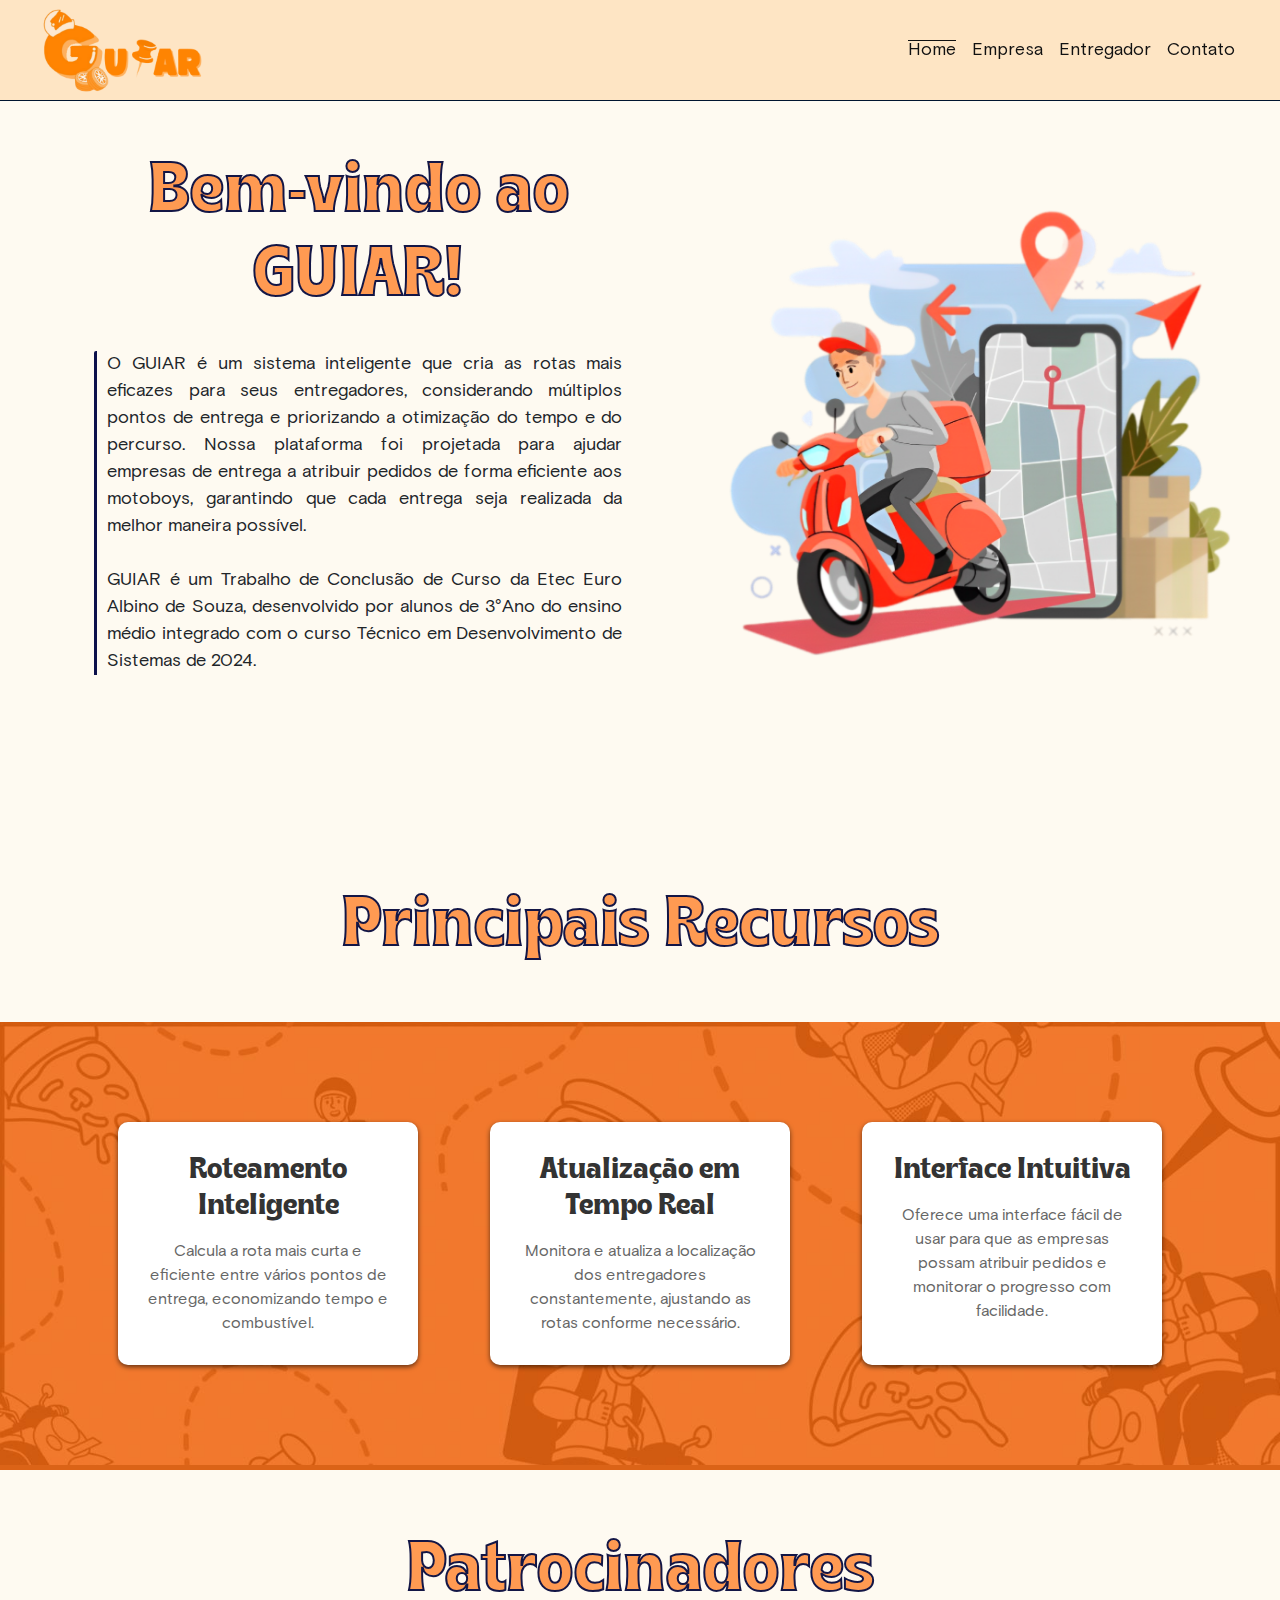
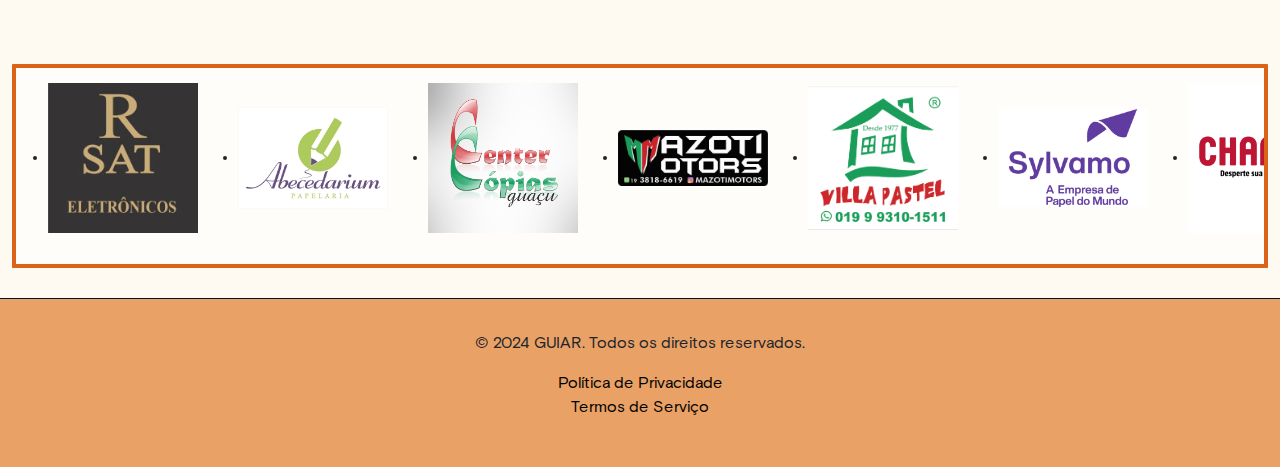
<file: index.html>
<!DOCTYPE html>
<html lang="pt-BR">

<head>
    <meta charset="UTF-8">
    <meta name="viewport" content="width=device-width, initial-scale=1.0">
    <title>Página Inicial | Guiar</title>
    <link href="https://cdn.jsdelivr.net/npm/bootstrap@5.3.0/dist/css/bootstrap.min.css" rel="stylesheet">
    <link rel="stylesheet" href="https://cdnjs.cloudflare.com/ajax/libs/animate.css/4.1.1/animate.min.css">
    <link
    rel="Shortcut Icon" 
    type="image/png"
    href="img/G.png">
    <link rel="stylesheet" href="index.css">
    <link rel="stylesheet" href="CssnavbarRodape.css">
    <script src="slider.js"></script> <!-- Link para o seu arquivo JS -->
</head>

<body>
    <!--CABEÇALHO-->
    <nav class="navbar navbar-expand-lg custom-navbar" id="gblur">
        <div class="container-fluid">
            <a class="navbar-brand" href="index.html"><img style= "height: 90px;" src="img/Guiar.png" alt="LOGO"></img></a>
            <button class="navbar-toggler" type="button" data-bs-toggle="collapse" data-bs-target="#navbarNav"
                aria-controls="navbarNav" aria-expanded="false" aria-label="Toggle navigation">
                <span class="navbar-toggler-icon"></span>
            </button>
            <div class="collapse navbar-collapse" id="navbarNav">
                <ul class="navbar-nav ms-auto">
                    <li class="nav-item">
                        <a class="nav-link" id="ativado" href="index.html">Home</a>
                    </li>
                    <li class="nav-item">
                        <a class="nav-link" href="ADM/loginEmpresa.php">Empresa</a>
                    </li>
                    <li class="nav-item">
                        <a class="nav-link" href="ENTREGADOR/loginEntregador.php">Entregador</a>
                    </li>
                    <li class="nav-item">
                        <a class="nav-link" href="contato.php">Contato</a>
                    </li>
                </ul>
            </div>
        </div>
    </nav>

    <!--LANDING-->
    <div class="landing">
        <div class="container-fluid">
            <div class="row align-items-center">
                <div class="col-md-6 text-center">
                    <div id="landing-texto">
                    <h2>Bem-vindo ao GUIAR!</h2>
                    <br>
                    <p>O GUIAR é um sistema inteligente que cria as rotas mais eficazes para seus entregadores, considerando
                        múltiplos pontos de entrega e priorizando a otimização do tempo e do percurso. Nossa plataforma foi
                        projetada para ajudar empresas de entrega a atribuir pedidos de forma eficiente aos motoboys,
                        garantindo que cada entrega seja realizada da melhor maneira possível.
                    </br>
                    </br>
                        GUIAR é um Trabalho de Conclusão de Curso da Etec Euro Albino de Souza, desenvolvido por alunos de
                        3°Ano do ensino médio integrado com o curso Técnico em Desenvolvimento de Sistemas de 2024.</p>
                    <br>
                    </div>
                </div>
                <div class="col-md-5 text-center">
                    <img src="img/img-index1.png" alt="Motoboy">
                </div>
            </div>
        </div>
    </div>
    
    <!--PRINCIPAIS RECURSOS-->
    <div class="container my-1">
        <div class="row text-center">
            <div class="col-12 mb-4">
                <h2 class="titulo">Principais Recursos</h2>
            </div>
        </div>
    </div>
    <div class="card-container container-fluid py-6">
        <div class="container">
            <!-- Use d-flex para alinhar os cards em linha -->
            <div class="d-flex justify-content-center flex-wrap g-4">
                <!-- Card 1 -->
                <div class="col-lg-4 col-md-6 col-sm-12 d-flex justify-content-center">
                    <div class="card-body">
                        <h5 class="card-title">Roteamento Inteligente</h5>
                        <p class="card-text">Calcula a rota mais curta e eficiente entre vários pontos de entrega, economizando tempo e combustível.</p>
                    </div>
                </div>
                <!-- Card 2 -->
                <div class="col-lg-4 col-md-6 col-sm-12 d-flex justify-content-center">
                    <div class="card-body">
                        <h5 class="card-title">Atualização em Tempo Real</h5>
                        <p class="card-text">Monitora e atualiza a localização dos entregadores constantemente, ajustando as rotas conforme necessário.</p>
                    </div>
                </div>
                <!-- Card 3 -->
                <div class="col-lg-4 col-md-6 col-sm-12 d-flex justify-content-center">
                    <div class="card-body">
                        <h5 class="card-title">Interface Intuitiva</h5>
                        <p class="card-text">Oferece uma interface fácil de usar para que as empresas possam atribuir pedidos e monitorar o progresso com facilidade.</p>
                    </div>
                </div>
            </div>
        </div>
    </div>
    
    
    <!--SLIDER PATROCÍNIOS-->
    <div class="container-fluid">
    <div class="row align-items-center">
        <div class="col-md-12 text-center">
        <h2 class="titulo">Patrocinadores</h2>
        <div class="container-slider">
            <div class="logos">
                <ul>
                    <li>
                        <img src="img/rsat.jpg" alt="logo RSAT">
                    </li>
                    <li>
                        <img src="img/abecedarium.jpg" alt="logo Abecedarium">
                    </li>
                    <li>
                        <img src="img/centercopias.png" alt="logo Center Cópias">
                    </li>
                    <li>
                        <img src="img/mazoti.jpg" alt="logo Mazoti Motors">
                    </li>
                    <li>
                        <img src="img/villapastel.png" alt="logo Villa Pastel">
                    </li>
                    <li>
                        <img src="img/sylvamo.png" alt="logo Sylvamo">
                    </li>
                    <li>
                        <img src="img/chamex.jfif" alt="logo Chamex">
                    </li>
                    <li>
                        <img src="img/rsat.jpg" alt="logo RSAT">
                    </li>
                    <li>
                        <img src="img/abecedarium.jpg" alt="logo Abecedarium">
                    </li>
                    <li>
                        <img src="img/centercopias.png" alt="logo Center Cópias">
                    </li>
                    <li>
                        <img src="img/mazoti.jpg" alt="logo Mazoti Motors">
                    </li>
                    <li>
                        <img src="img/villapastel.png" alt="logo Villa Pastel">
                    </li>
                    <li>
                        <img src="img/sylvamo.png" alt="logo Sylvamo">
                    </li>
                    <li>
                        <img src="img/chamex.jfif" alt="logo Chamex">
                    </li>
                </ul>
            </div>
        </div>
        </div>
    </div>
    </div>

    <!--RODAPÉ-->
    <footer class="footer text-center">
        <div class="container p-3">
            <p>&copy; 2024 GUIAR. Todos os direitos reservados.</p>
            <ul class="list-unstyled">
                <li><a href="#" class="text-black">Política de Privacidade</a></li>
                <li><a href="#" class="text-black">Termos de Serviço</a></li>
            </ul>
        </div>
    </footer>

    <script src="https://cdn.jsdelivr.net/npm/bootstrap@5.3.0/dist/js/bootstrap.bundle.min.js"></script>
</body>

</html>
</file>
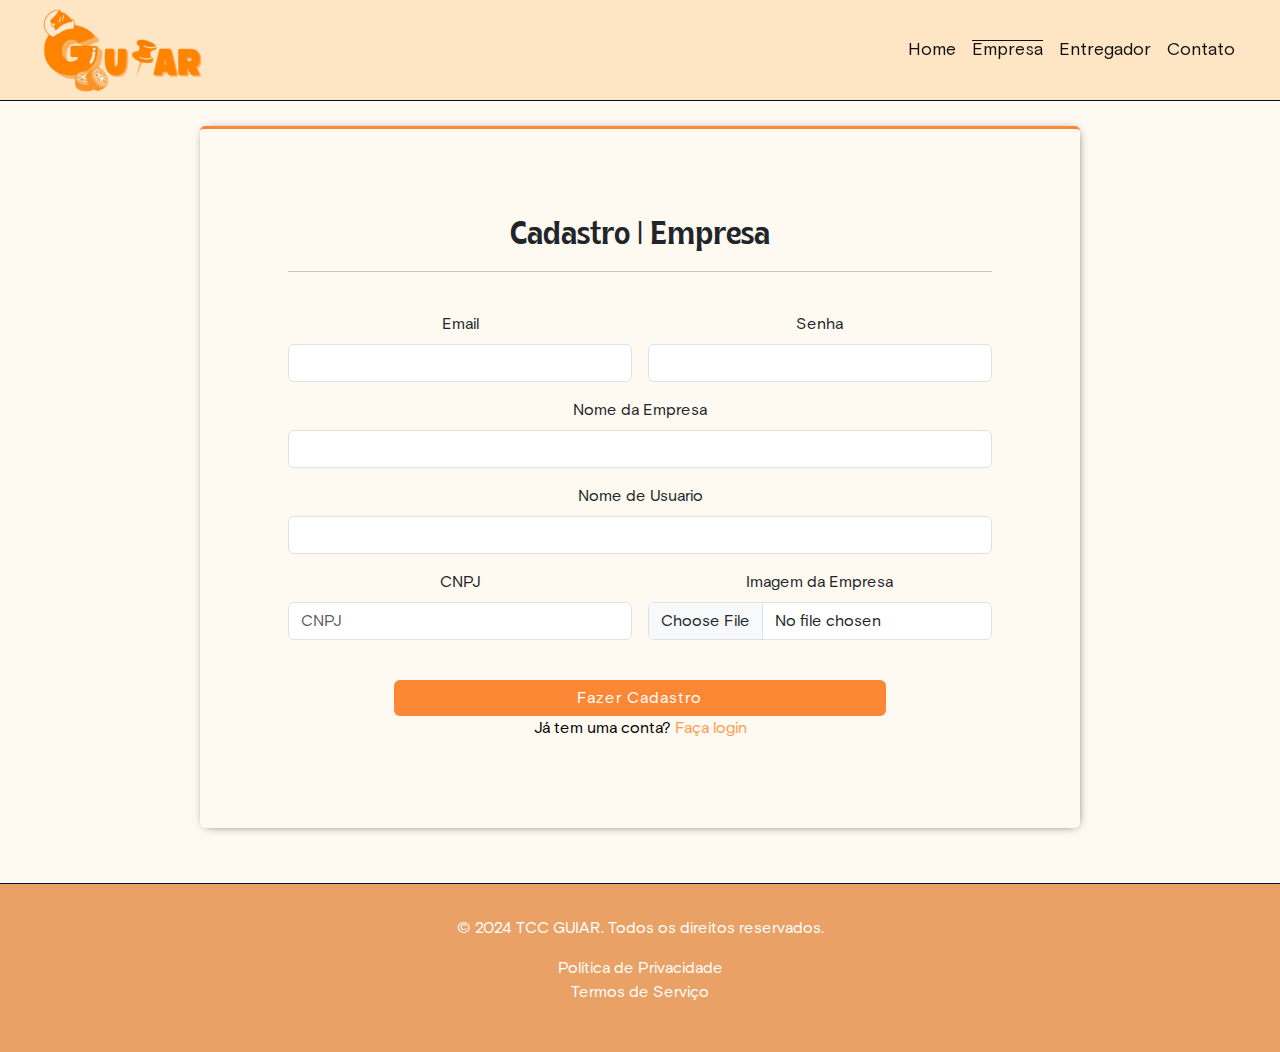
<file: ADM/cadastroEmpresa.html>
<!doctype html>
<html lang="pt-br">

<head>
    <meta charset="utf-8">
    <meta name="viewport" content="width=device-width, initial-scale=1">
    <title>Login | Empresa</title>
    <link href="https://cdn.jsdelivr.net/npm/bootstrap@5.3.3/dist/css/bootstrap.min.css" rel="stylesheet"
        integrity="sha384-QWTKZyjpPEjISv5WaRU9OFeRpok6YctnYmDr5pNlyT2bRjXh0JMhjY6hW+ALEwIH" crossorigin="anonymous">
    <link href="../CssnavbarRodape.css" rel="Stylesheet" />
    <link
    rel="Shortcut Icon" 
    type="image/png"
    href="../img/G.png">

    <script>
        // Função para formatar o CNPJ enquanto o usuário digita
        function formatCNPJ(cnpj) {
            cnpj = cnpj.replace(/\D/g, ""); // Remove caracteres não numéricos
            cnpj = cnpj.replace(/^(\d{2})(\d)/, "$1.$2"); // Coloca ponto após os dois primeiros dígitos
            cnpj = cnpj.replace(/^(\d{2})\.(\d{3})(\d)/, "$1.$2.$3"); // Coloca ponto após os próximos três dígitos
            cnpj = cnpj.replace(/\.(\d{3})(\d)/, ".$1/$2"); // Coloca uma barra após os três dígitos seguintes
            cnpj = cnpj.replace(/(\d{4})(\d)/, "$1-$2"); // Coloca um traço após os quatro dígitos seguintes
            return cnpj;
        }

        function validateCNPJInput(event) {
            const input = event.target;
            input.value = formatCNPJ(input.value);
        }


        function VerificarEmail() {
        const email = document.getElementById('email').value;
        const emailPattern = /^[^\s@]+@[^\s@]+\.[^\s@]+$/;

        if (!emailPattern.test(email)) {
            alert('O e-mail não está no formato correto');
            return;
        }

        const domain = email.split('@')[1];
        fetch(`https://dns.google/resolve?name=${domain}&type=MX`)
            .then(response => response.json())
            .then(data => {
                if (data.Answer && data.Answer.length > 0) {
                    // Se válido, envia o formulário
                    document.getElementById('cadaForm').submit();
                } else {
                    alert('Domínio de e-mail desconhecido ou sem registros.');
                }
            })
            .catch(() => {
                alert('Erro ao fazer a verificação de domínio.');
            });
    }
    </script>

    <style>
        @font-face {
            font-family: 'Brice-Bold';
            src: url('../fonts/Brice-BoldSemiCondensed.ttf') format('truetype');
        }

        @font-face {
            font-family: 'BasisGrotesque-Regular';
            src: url('../fonts/BasisGrotesqueArabicPro-Regular.ttf') format('truetype');
        }

        @font-face {
            font-family: 'Brice-SemiBoldSemi';
            src: url('../fonts/Brice-SemiBoldSemiCondensed.ttf');
        }

        *{
            margin: 0;
            padding: 0;
            box-sizing: border-box;
        }

        body{
            background-color: #fefaf1 !important;
            font-family: 'BasisGrotesque-Regular';
        }

        .formulario {
            width: 70%;
            padding: 7%;
            margin: 2%;
        }

        .formulario h2{
      font-family: 'Brice-SemiBoldSemi';
    }

        #form {
            border-top: 3px solid #fc8835 !important;
            border: 1px black;
            border-radius: 5px;
            box-shadow: 1px 1px 10px -5px black !important;
        }

        #botao {
            width: 70%;
            background-color: #fc8835;
            border: 0px solid;
            letter-spacing: 1px;
            transition: 0.5s;
        }

        #botao:hover {
            transform: scale(1.05);
            border-bottom-right-radius: 0px;
            border-top-left-radius: 0px;
        }

        #cadastro {
            color: #000;
            text-decoration: none;
      
        }

        #cadastro spam {
            color: #ff9a52;
        }

        @media (max-width: 915px) {
            .formulario {
                width: 85%;
            }
        }
    </style>
</head>

<body>
    <nav class="navbar navbar-expand-lg custom-navbar" id="gblur">
        <div class="container-fluid">
            <a class="navbar-brand" href="../index.html"><img style= "height: 90px;" src="../img/Guiar.png" alt="LOGO"></img></a>
            <button class="navbar-toggler" type="button" data-bs-toggle="collapse" data-bs-target="#navbarNav"
                aria-controls="navbarNav" aria-expanded="false" aria-label="Toggle navigation">
                <span class="navbar-toggler-icon"></span>
            </button>
            <div class="collapse navbar-collapse" id="navbarNav">
                <ul class="navbar-nav ms-auto">
                    <li class="nav-item">
                        <a class="nav-link" href="../index.html">Home</a>
                    </li>
                    <li class="nav-item">
                        <a class="nav-link" id="ativado" href="loginEmpresa.php">Empresa</a>
                    </li>
                    <li class="nav-item">
                        <a class="nav-link" href="../ENTREGADOR/loginEntregador.php">Entregador</a>
                    </li>
                    <li class="nav-item">
                        <a class="nav-link" href="contato.php">Contato</a>
                    </li>
                </ul>
            </div>
        </div>
    </nav>

    <div class="container-fluid">
        <div class="row align-items-center">
            <center>
                <div class="formulario" id="form">
                    <h2>Cadastro | Empresa</h2>
                    <hr color="black" size="2px">
                    <br>
                    <form class="row g-3" method="post" action="../PHP ADM/cadastroEmpresa.php" id="cadaForm" enctype="multipart/form-data">
                        <div class="col-md-6">
                            <label for="inputEmail4" class="form-label">Email</label>
                            <input type="email" class="form-control" id="email" name="email" required>
                        </div>
                        <div class="col-md-6">
                            <label for="inputPassword4" class="form-label">Senha</label>
                            <input type="password" class="form-control" id="inputPassword4" name="senha" required>
                        </div>
                        <div class="col-12">
                            <label for="inputAddress" class="form-label">Nome da Empresa</label>
                            <input type="text" class="form-control" id="inputAddress" name="nome_empresa" required>
                        </div>
                        <div class="col-12">
                            <label for="inputAddress2" class="form-label">Nome de Usuario</label>
                            <input type="text" class="form-control" id="inputAddress2" name="nome_usuario">
                        </div>
                        <div class="col-md-6">
                            <label for="inputCity" class="form-label">CNPJ</label>
                            <input type="text" class="form-control" id="inputCity" placeholder="CNPJ" pattern="\d{2}\.\d{3}\.\d{3}\/\d{4}-\d{2}" title="Digite um CNPJ válido" oninput="validateCNPJInput(event)" name="cnpj" required>
                        </div>
                        <div class="col-md-6">
                            <label for="formFile" class="form-label">Imagem da Empresa</label>
                            <input class="form-control" type="file" id="formFile" name="foto_logo">
                        </div>

                        <div class="col-12">
                            <br>
                            <button type="submit" class="btn btn-primary" id="botao">Fazer Cadastro</button><br>
                            <a id="cadastro" href="../ADM/loginEmpresa.php">Já tem uma conta? <spam>Faça login</spam></a>
                        </div>
                    </form>
                </div>
            </center>
        </div>
    </div>

    <footer class="footer bg-dark text-white text-center">
        <div class="container p-3">
            <p>&copy; 2024 TCC GUIAR. Todos os direitos reservados.</p>
            <ul class="list-unstyled">
                <li><a href="#" class="text-white">Política de Privacidade</a></li>
                <li><a href="#" class="text-white">Termos de Serviço</a></li>
            </ul>
        </div>
    </footer>

    <script src="https://cdn.jsdelivr.net/npm/bootstrap@5.3.3/dist/js/bootstrap.bundle.min.js"
        integrity="sha384-YvpcrYf0tY3lHB60NNkmXc5s9fDVZLESaAA55NDzOxhy9GkcIdslK1eN7N6jIeHz"
        crossorigin="anonymous"></script>
</body>

</html>
</file>
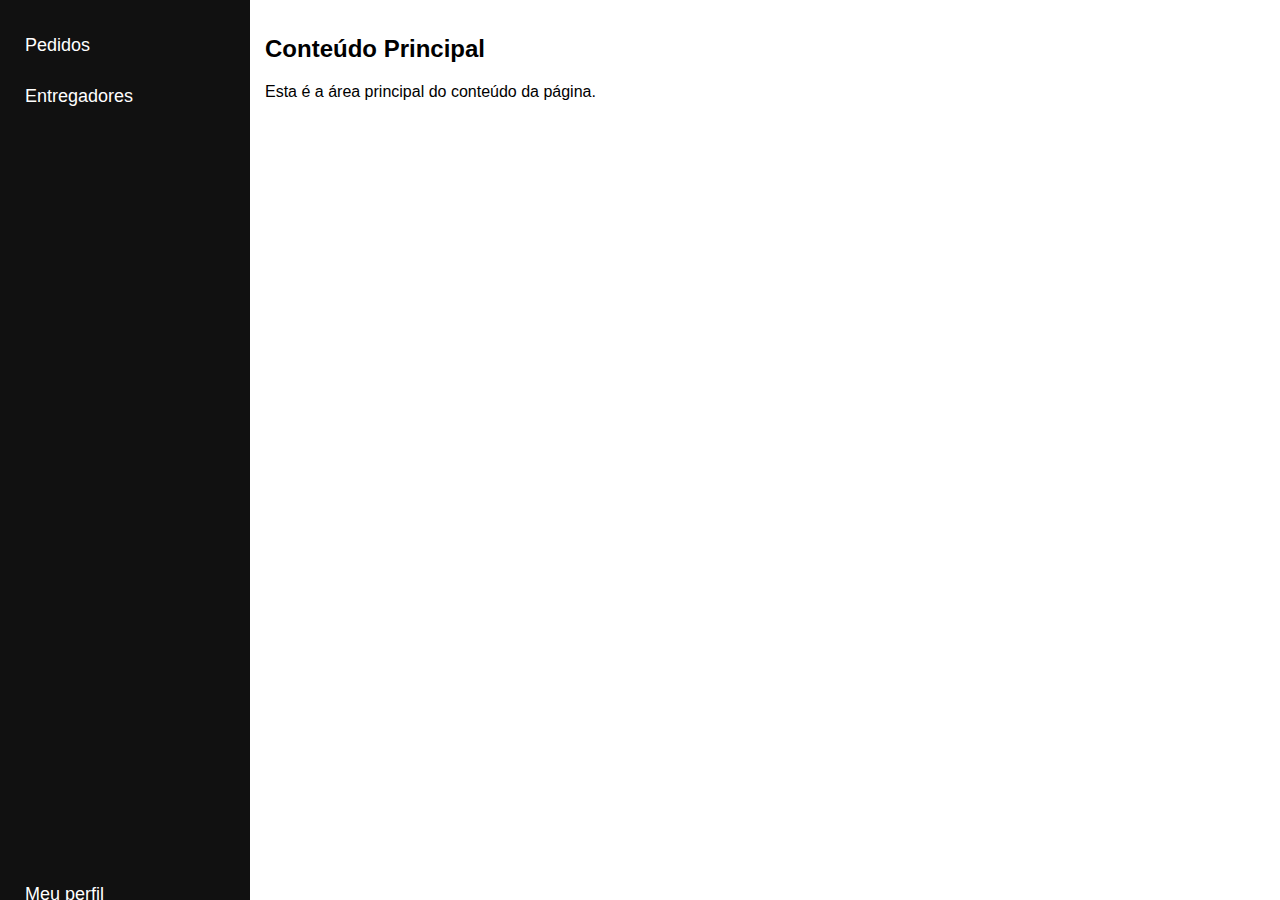
<file: ADM/entregadores.html>
<!DOCTYPE html>
<html lang="pt-BR">
<head>
    <meta charset="UTF-8">
    <meta name="viewport" content="width=device-width, initial-scale=1.0">
    <title>Menu Lateral</title>
    <link
    rel="Shortcut Icon" 
    type="image/png"
    href="../img/G.png">
    <style>
        body {
            margin: 0;
            font-family: Arial, sans-serif;
        }

        .sidebar {
            height: 100vh;
            width: 250px;
            position: fixed;
            top: 0;
            left: 0;
            background-color: #111;
            padding-top: 20px;
            display: flex;
            flex-direction: column;
        }

        .sidebar a {
            padding: 15px 25px;
            text-decoration: none;
            font-size: 18px;
            color: white;
            display: block;
            transition: 0.3s;
        }

        .sidebar a:hover {
            background-color: #575757;
        }

        .sidebar .spacer {
            flex: 1; /* Esta div empurra o terceiro botão para o fundo */
        }

        .main {
            margin-left: 250px;
            padding: 15px;
        }
    </style>
</head>
<body>
    <div class="sidebar">
        <a href="pedidos.html">Pedidos</a>
        <a href="entregadores.html">Entregadores</a>
        <div class="spacer"></div>
        <a href="#">Meu perfil</a>
    </div>

    <div class="main">
        <h2>Conteúdo Principal</h2>
        <p>Esta é a área principal do conteúdo da página.</p>
    </div>
</body>
</html>
</file>
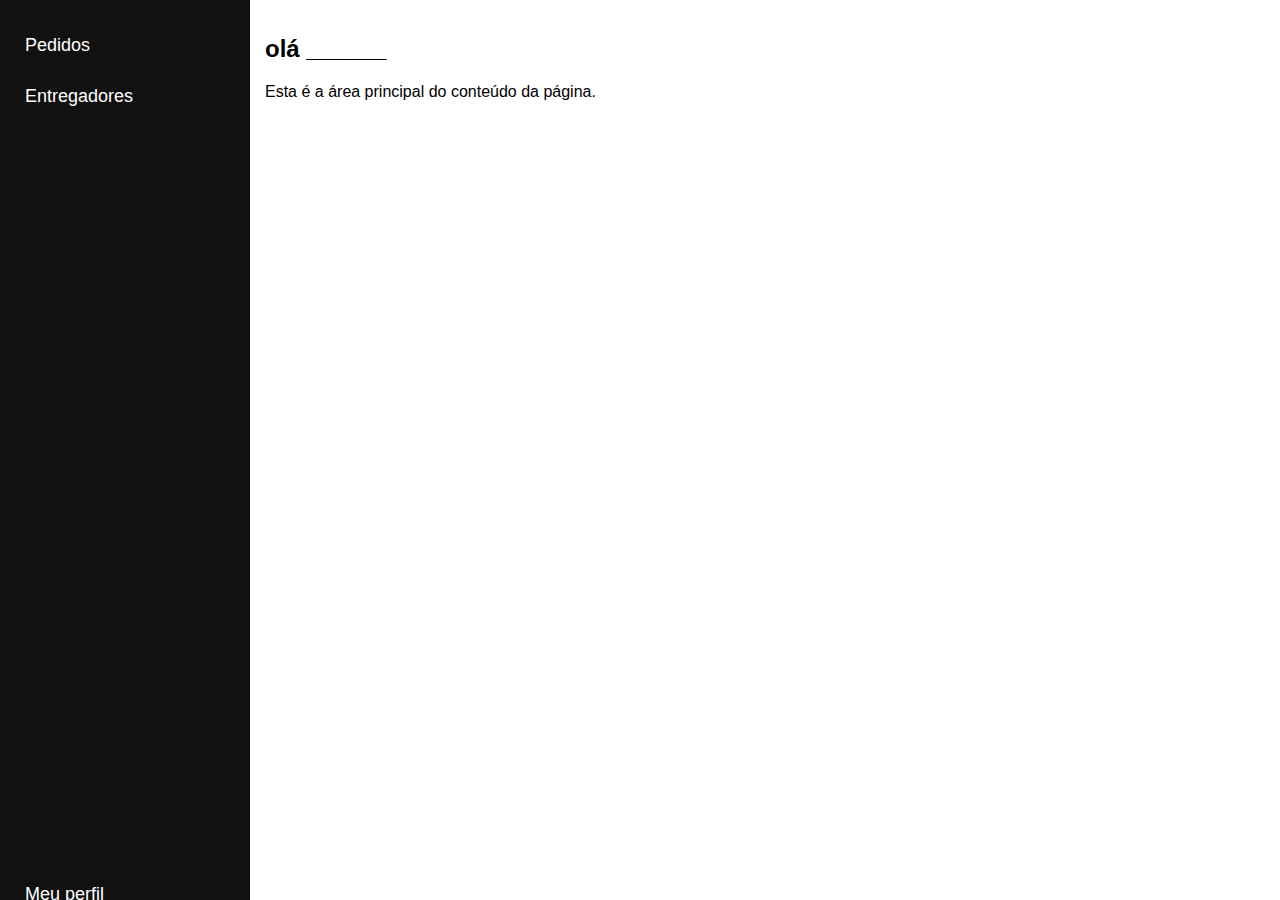
<file: ADM/indexAdm.html>
<!DOCTYPE html>
<html lang="pt-BR">
<head>
    <meta charset="UTF-8">
    <meta name="viewport" content="width=device-width, initial-scale=1.0">
    <title>Index | Administrador</title>
    <link
    rel="Shortcut Icon" 
    type="image/png"
    href="../img/G.png">
    <style>
        body {
            margin: 0;
            font-family: Arial, sans-serif;
        }

        .sidebar {
            height: 100vh;
            width: 250px;
            position: fixed;
            top: 0;
            left: 0;
            background-color: #111;
            padding-top: 20px;
            display: flex;
            flex-direction: column;
        }

        .sidebar a {
            padding: 15px 25px;
            text-decoration: none;
            font-size: 18px;
            color: white;
            display: block;
            transition: 0.3s;
        }

        .sidebar a:hover {
            background-color: #575757;
        }

        .sidebar .spacer {
            flex: 1; /* Esta div empurra o terceiro botão para o fundo */
        }

        .main {
            margin-left: 250px;
            padding: 15px;
        }
    </style>
</head>
<body>
    <div class="sidebar">
        <a href="../PHP ADM/pedidos.php">Pedidos</a>
        <a href="../PHP ADM/entregadores.php">Entregadores</a>
        <div class="spacer"></div>
        <a href="#">Meu perfil</a>
    </div>

    <div class="main">
        <h2>olá ______</h2>
        <p>Esta é a área principal do conteúdo da página.</p>
    </div>
</body>
</html>
</file>
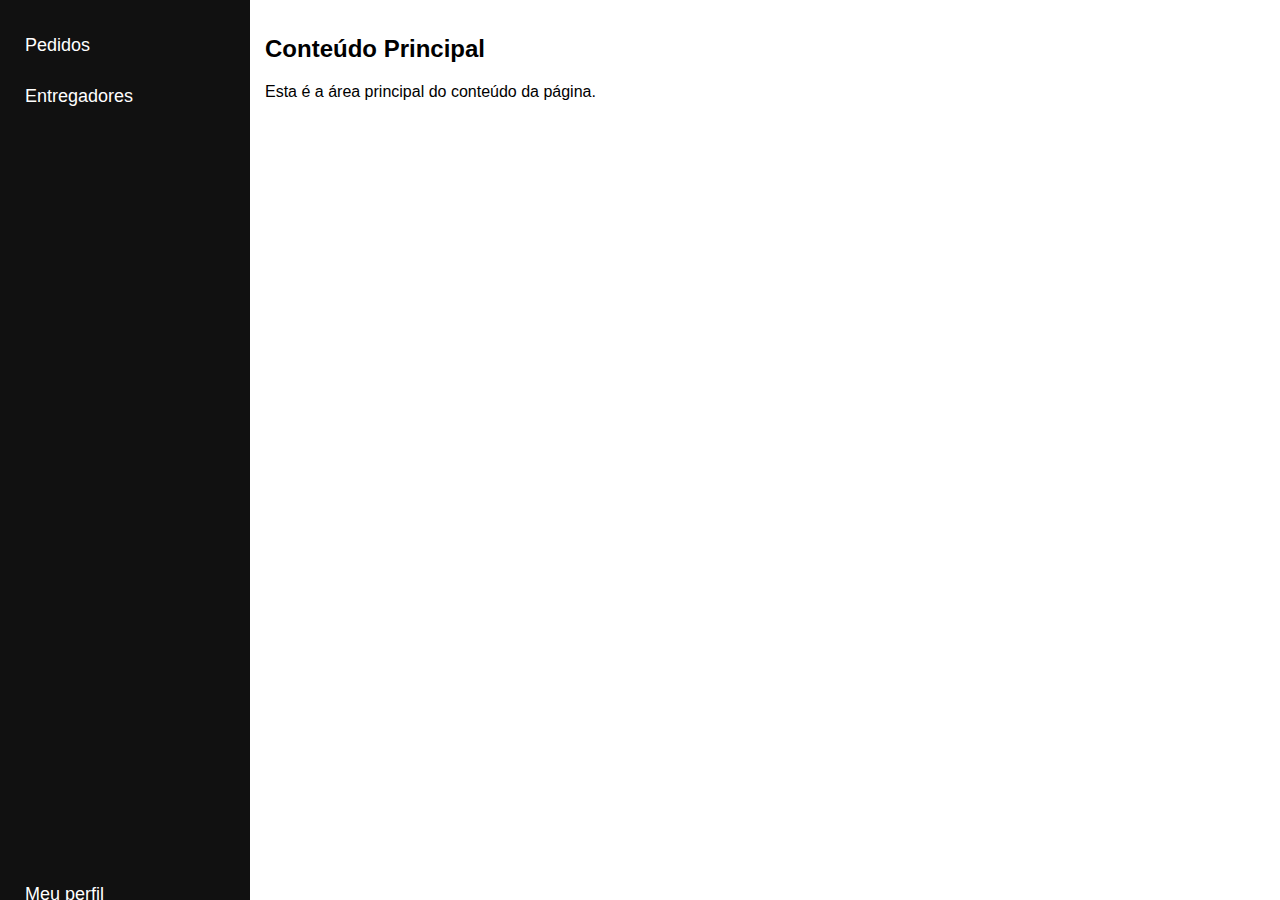
<file: ADM/pedidos.html>
<!DOCTYPE html>
<html lang="pt-BR">
<head>
    <meta charset="UTF-8">
    <meta name="viewport" content="width=device-width, initial-scale=1.0">
    <title>Pedidos | Administrador</title>
    <link
    rel="Shortcut Icon" 
    type="image/png"
    href="../img/G.png">
    <style>
        body {
            margin: 0;
            font-family: Arial, sans-serif;
        }

        .sidebar {
            height: 100vh;
            width: 250px;
            position: fixed;
            top: 0;
            left: 0;
            background-color: #111;
            padding-top: 20px;
            display: flex;
            flex-direction: column;
        }

        .sidebar a {
            padding: 15px 25px;
            text-decoration: none;
            font-size: 18px;
            color: white;
            display: block;
            transition: 0.3s;
        }

        .sidebar a:hover {
            background-color: #575757;
        }

        .sidebar .spacer {
            flex: 1; /* Esta div empurra o terceiro botão para o fundo */
        }

        .main {
            margin-left: 250px;
            padding: 15px;
        }
    </style>
</head>
<body>
    <div class="sidebar">
        <a href="pedidos.html">Pedidos</a>
        <a href="../PHP ADM/entregadores.php">Entregadores</a>
        <div class="spacer"></div>
        <a href="#">Meu perfil</a>
    </div>

    <div class="main">
        <h2>Conteúdo Principal</h2>
        <p>Esta é a área principal do conteúdo da página.</p>
    </div>
</body>
</html>
</file>
<file: index.css>
@font-face {
  font-family: 'Brice-Bold';
  src: url('fonts/Brice-BoldSemiCondensed.ttf') format('truetype');
}

@font-face {
  font-family: 'Brice-BoldSemiCondensed';
  src: url('fonts/Brice-BoldSemiCondensed.ttf') format('truetype');
}

@font-face {
  font-family: 'BasisGrotesque-Regular';
  src: url('fonts/BasisGrotesqueArabicPro-Regular.ttf') format('truetype');
}

*{
  margin: 0;
  padding: 0;
  box-sizing: border-box;
}

body{
  margin: 0;
  padding: 0; 
  overflow-x: hidden; /* Impede o scroll horizontal */
  background-color: #fefaf1 !important;
  font-family: 'BasisGrotesque-Regular';
}

.landing{
  padding-top: 50px;
  min-block-size: 780px;
}

#landing-texto{
  padding: 0px 50px 0px 50px;
}

.landing h2{
  font-family: 'Brice-Bold';
  font-size: 70px;
  -webkit-text-stroke-width: 2px;
  -webkit-text-stroke-color: #131646;
  -webkit-text-fill-color: #ff9a52;
}

.landing p{
  padding-left: 10px;
  border-left: 3px solid #0c104b;
  border-top-left-radius: 2px;
  font-size: 18px;
  text-align: justify;
  animation: border-animation 1s ease-in-out; /* Duração da animação */
}

.landing .container-fluid {
  overflow: hidden; /* Remove excesso de conteúdo horizontal */
  padding: 0; /* Remove espaçamento extra */
}

.landing img{
  width: 625px;
  max-width: 100%;
  display: block;
  height: auto;
}

#conteudoTexto{
  padding-top: 50px;
  padding-bottom: 50px;
}

#corfundo{
  background-image: url(img/img-index1.png);
  background-repeat: no-repeat;
  background-size: 85%;
  background-position: center;
  size: 100%;
  height: 700px;
  margin-bottom: 150px;
}

.container-slider {
  margin-top: 50px;
  background-color: #fffdfa; /* Fundo mais claro */
  width: 100%; /* Responsivo */
  overflow: hidden; /* Garante que nada fora do contêiner seja exibido */
  border: 1px solid #ddd; /* Borda leve */
  border-radius: 1px; /* Bordas arredondadas */
  border: 4px solid rgb(219, 99, 23);
}

.logos {
  padding: 15px 0;
  box-shadow: 0 2px 5px rgba(0, 0, 0, 0.2); /* Sombra mais suave */
  max-width: 100%; /* Ocupa todo o espaço disponível */
  margin: auto;
  overflow: hidden;
}

.logos ul {
  display: flex;
  align-items: center;
  gap: 40px; /* Espaçamento entre os itens */
  animation: slide 10s linear infinite; /* Animação infinita */
}

.logos ul:hover {
  animation-play-state: paused; /* Pausa a animação ao passar o mouse */
}

.logos img {
  width: 150px; /* Tamanho responsivo */
  height: auto; /* Mantém a proporção das imagens */
  filter: grayscale(20%);
  object-fit: contain; /* Garante que as imagens não distorçam */
}

.titulo{
  margin-bottom: 25px;
  font-family: 'Brice-Bold';
  font-size: 70px;
  -webkit-text-stroke-width: 2px;
  -webkit-text-stroke-color: #131646;
  -webkit-text-fill-color: #ff9a52;
}

.card-container {
  padding: 100px 15px;
  background: url(img/background-guiar.jpg);
  background-repeat: no-repeat;
  background-size: cover;
  display: flex;
  justify-content: center;
  flex-wrap: wrap; /* Garante que os elementos quebrem em telas menores */
  gap: 20px; /* Espaçamento entre os cards */
  border-bottom: 5px solid rgb(219, 99, 23);
  margin-bottom: 60px;
}

.card-body {
  margin: 0;
  background-color: #fff;
  border-radius: 10px;
  box-shadow: 0 2px 5px rgba(0, 0, 0, 0.589);
  padding: 30px;
  text-align: center;
  transition: transform 0.3s ease;
  width: 100%; /* Define largura completa para responsividade */
  max-width: 300px; /* Limita a largura máxima */
}

.row {
  display: flex;
  flex-wrap: wrap; /* Garante quebra de linha para responsividade */
  justify-content: center;
  gap: 20px; /* Espaçamento entre os cards */
}

.card-body:hover {
  transform: scale(1.05); /* Leve aumento no hover */
}

.card-body h5 {
  font-family: 'Brice-BoldSemiCondensed';
  font-size: 30px;
  margin-bottom: 15px;
  color: #333;
}

.card-text {
  font-size: 16px;
  line-height: 1.5;
  color: #666;
}

@keyframes border-animation {
  0% {
    border-left-height: 0px; /* Borda inicial com largura 0 */
    border-left-color: transparent; /* Cor transparente */
  }
  100% {
    border-left-height: 200px; /* Borda final com largura definida */
    border-left-color: #0c104b; /* Cor final da borda */
  }
}

@keyframes slide {
  0% {
    transform: translateX(0);
  }
  100% {
    transform: translateX(calc(-150px * 7)); /* Move todo o conteúdo uma vez */
  }
}

@media (min-width: 992px) {
  .card-body {
    width: 280px; /* Alinhamento consistente em telas grandes */
  }
}

@media (max-width: 991px) {
  .card-body {
    margin-bottom: 40px;
  }
}
</file>
<file: CssnavbarRodape.css>
.custom-navbar {
    background-color: #ffa84441;
    padding: 0px 25px 0px 25px;
    width: 100%;
    z-index: 1000;
    position: sticky;
    top: 0;
    border-bottom: 1px solid #001530;
    backdrop-filter: blur(16px);
    -webkit-backdrop-filter: blur(16px);
  }
  
  .navbar-nav .nav-link {
    font-size: 18px;
    color: rgb(17, 17, 17) !important;
    transition: color 0.3s;
  }
  
  .navbar-nav .nav-link:hover {
    color: #003274 !important;
  }
  
  .navbar-brand {
    color: rgb(0, 0, 0) !important;
  }
  
  .content {
    margin-top: 100px;
    padding: 20px;
  }
  
  .footer {
    margin-top: 30px;
    border-top: 1px solid #001530 ;
    bottom: 0;
    width: 100%;
    background: rgb(233, 161, 102) !important;
    padding: 1rem;
  }
  
  .footer a {
    color: rgb(0, 0, 0);
    text-decoration: none;
    margin: 0 5px;
  }
  
  .footer a:hover {
    color: #003274;
  }
  #ativado{
    text-decoration: overline;
  }
</file>
